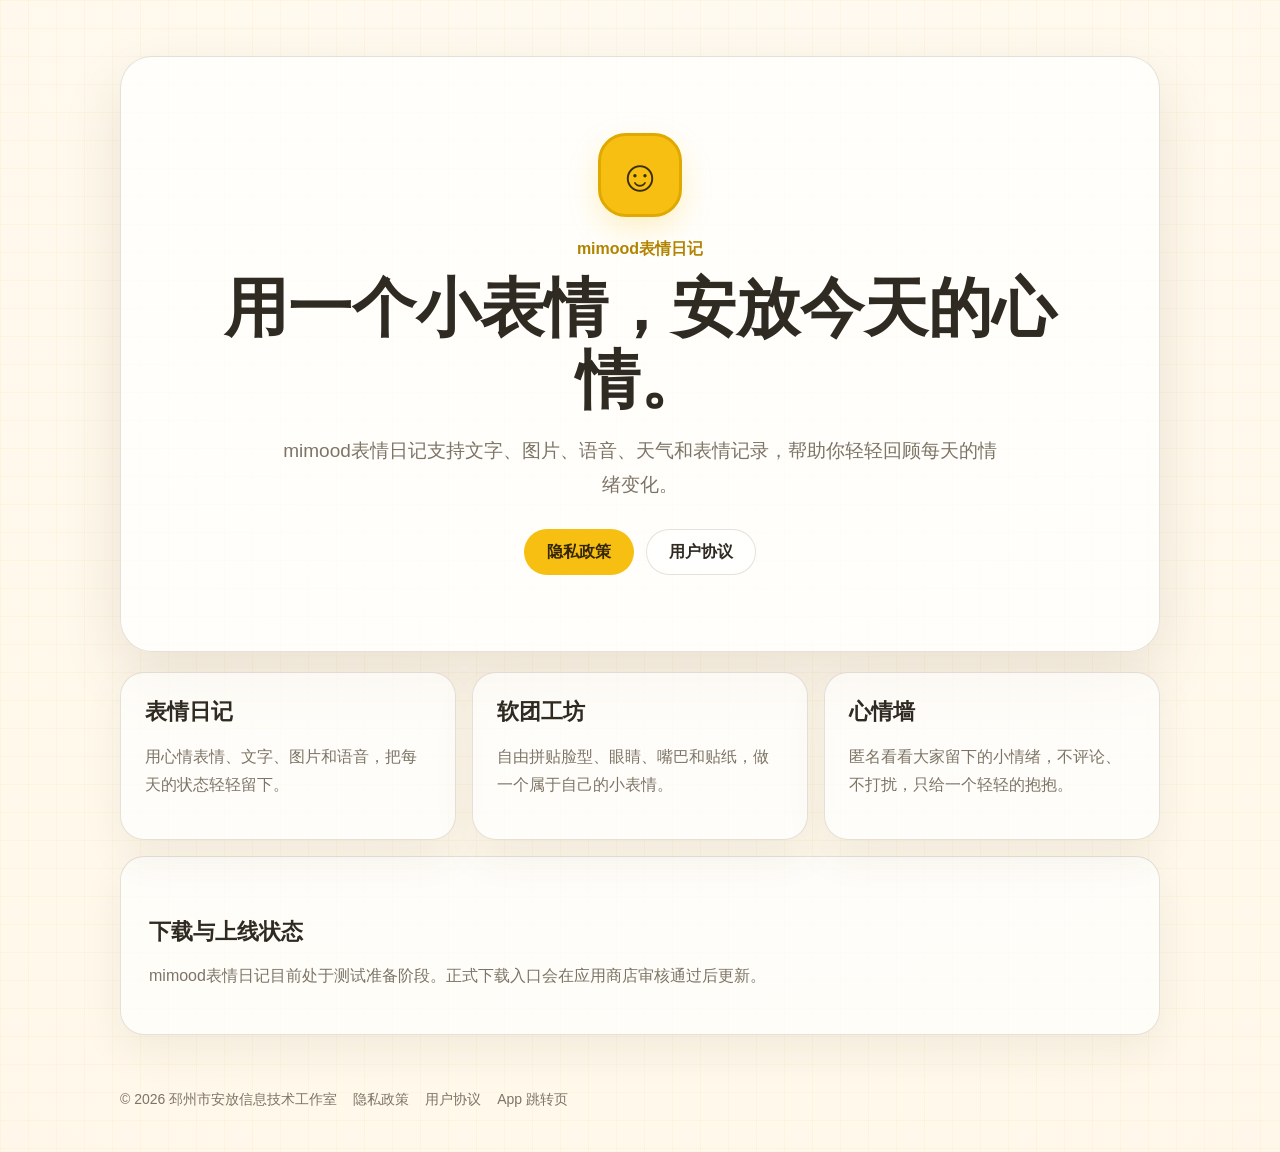
<file: index.html>
<!doctype html>
<html lang="zh-CN">
<head>
  <meta charset="utf-8">
  <meta name="viewport" content="width=device-width, initial-scale=1">
  <title>mimood表情日记</title>
  <meta name="description" content="mimood表情日记是一款用表情记录每天心情的日记工具。">
  <link rel="stylesheet" href="/styles.css">
</head>
<body>
  <main class="page">
    <header class="hero">
      <div class="brand-mark" aria-hidden="true">☺</div>
      <p class="eyebrow">mimood表情日记</p>
      <h1>用一个小表情，安放今天的心情。</h1>
      <p class="lead">
        mimood表情日记支持文字、图片、语音、天气和表情记录，帮助你轻轻回顾每天的情绪变化。
      </p>
      <div class="actions">
        <a class="button primary" href="/privacy">隐私政策</a>
        <a class="button secondary" href="/terms">用户协议</a>
      </div>
    </header>

    <section class="cards" aria-label="功能简介">
      <article class="card">
        <h2>表情日记</h2>
        <p>用心情表情、文字、图片和语音，把每天的状态轻轻留下。</p>
      </article>
      <article class="card">
        <h2>软团工坊</h2>
        <p>自由拼贴脸型、眼睛、嘴巴和贴纸，做一个属于自己的小表情。</p>
      </article>
      <article class="card">
        <h2>心情墙</h2>
        <p>匿名看看大家留下的小情绪，不评论、不打扰，只给一个轻轻的抱抱。</p>
      </article>
    </section>

    <section class="panel">
      <h2>下载与上线状态</h2>
      <p>
        mimood表情日记目前处于测试准备阶段。正式下载入口会在应用商店审核通过后更新。
      </p>
    </section>
  </main>

  <footer class="footer">
    <span>© 2026 邳州市安放信息技术工作室</span>
    <a href="/privacy">隐私政策</a>
    <a href="/terms">用户协议</a>
    <a href="/app/">App 跳转页</a>
  </footer>
</body>
</html>
</file>
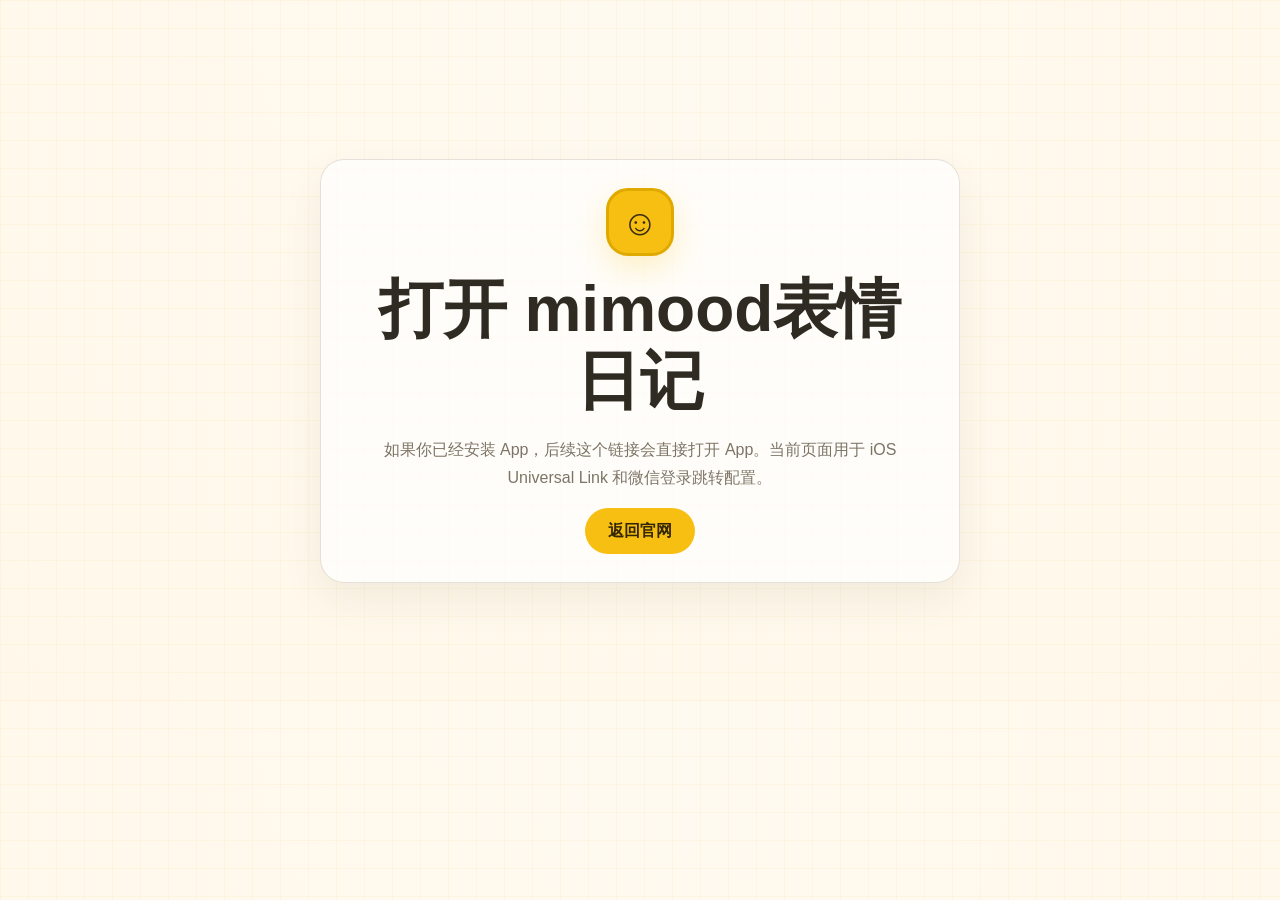
<file: app/index.html>
<!doctype html>
<html lang="zh-CN">
<head>
  <meta charset="utf-8">
  <meta name="viewport" content="width=device-width, initial-scale=1">
  <title>打开 mimood表情日记</title>
  <meta name="description" content="mimood表情日记 App 跳转页">
  <link rel="stylesheet" href="/styles.css">
</head>
<body>
  <main class="page compact">
    <section class="panel centered">
      <div class="brand-mark small" aria-hidden="true">☺</div>
      <h1>打开 mimood表情日记</h1>
      <p>
        如果你已经安装 App，后续这个链接会直接打开 App。当前页面用于 iOS Universal Link 和微信登录跳转配置。
      </p>
      <a class="button primary" href="/">返回官网</a>
    </section>
  </main>
</body>
</html>
</file>
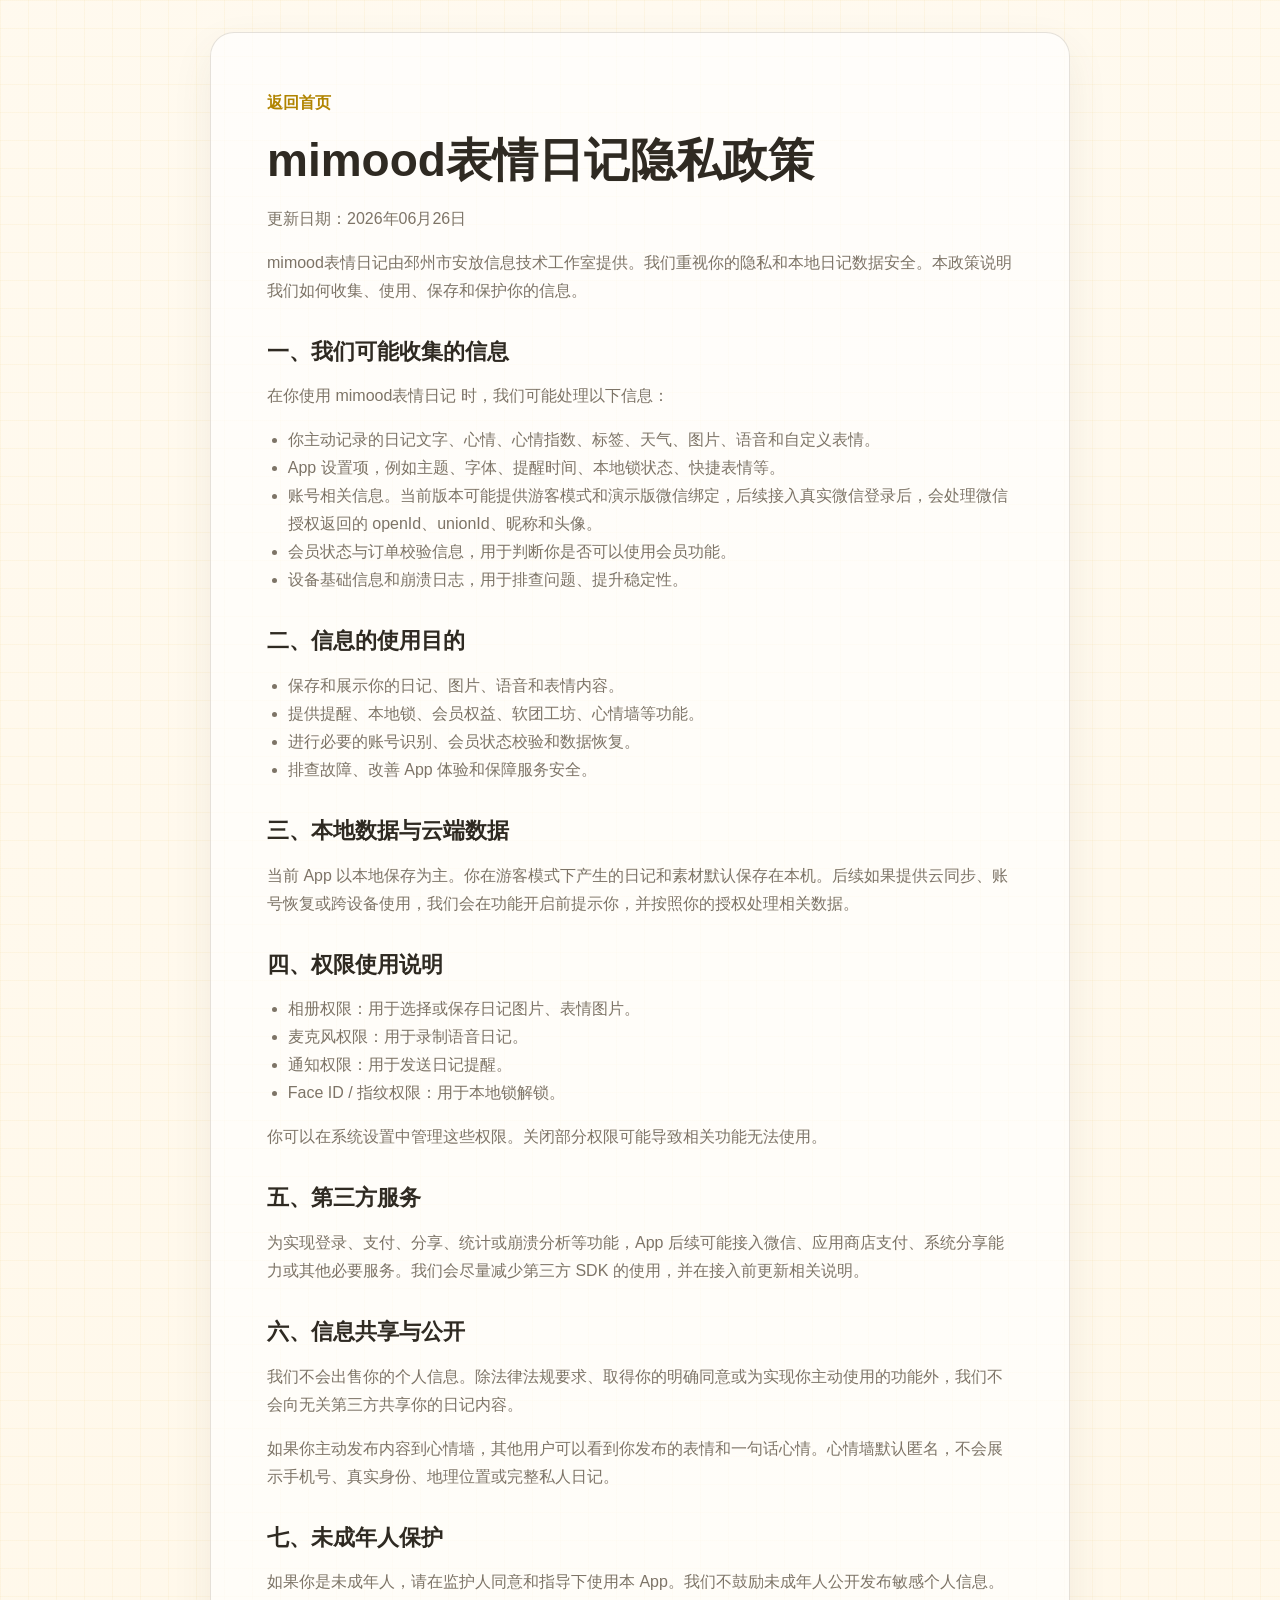
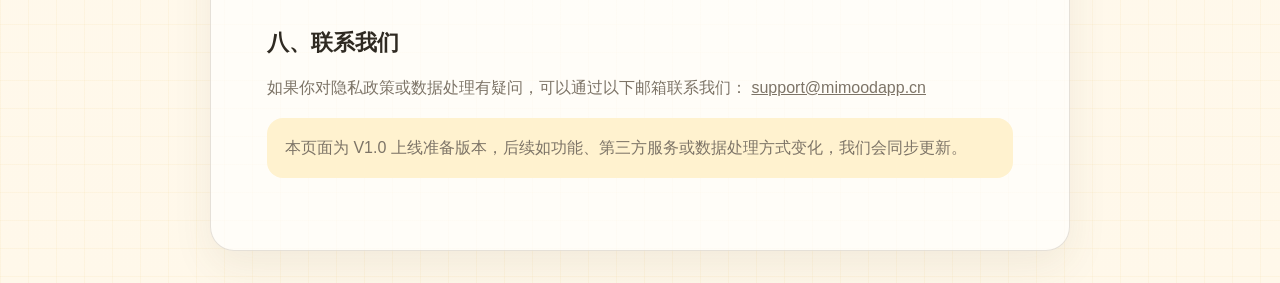
<file: privacy/index.html>
<!doctype html>
<html lang="zh-CN">
<head>
  <meta charset="utf-8">
  <meta name="viewport" content="width=device-width, initial-scale=1">
  <title>mimood表情日记隐私政策</title>
  <meta name="description" content="mimood表情日记隐私政策">
  <link rel="stylesheet" href="/styles.css">
</head>
<body>
  <main class="document">
    <a class="back-link" href="/">返回首页</a>
    <h1>mimood表情日记隐私政策</h1>
    <p class="muted">更新日期：2026年06月26日</p>

    <p>
      mimood表情日记由邳州市安放信息技术工作室提供。我们重视你的隐私和本地日记数据安全。本政策说明我们如何收集、使用、保存和保护你的信息。
    </p>

    <h2>一、我们可能收集的信息</h2>
    <p>在你使用 mimood表情日记 时，我们可能处理以下信息：</p>
    <ul>
      <li>你主动记录的日记文字、心情、心情指数、标签、天气、图片、语音和自定义表情。</li>
      <li>App 设置项，例如主题、字体、提醒时间、本地锁状态、快捷表情等。</li>
      <li>账号相关信息。当前版本可能提供游客模式和演示版微信绑定，后续接入真实微信登录后，会处理微信授权返回的 openId、unionId、昵称和头像。</li>
      <li>会员状态与订单校验信息，用于判断你是否可以使用会员功能。</li>
      <li>设备基础信息和崩溃日志，用于排查问题、提升稳定性。</li>
    </ul>

    <h2>二、信息的使用目的</h2>
    <ul>
      <li>保存和展示你的日记、图片、语音和表情内容。</li>
      <li>提供提醒、本地锁、会员权益、软团工坊、心情墙等功能。</li>
      <li>进行必要的账号识别、会员状态校验和数据恢复。</li>
      <li>排查故障、改善 App 体验和保障服务安全。</li>
    </ul>

    <h2>三、本地数据与云端数据</h2>
    <p>
      当前 App 以本地保存为主。你在游客模式下产生的日记和素材默认保存在本机。后续如果提供云同步、账号恢复或跨设备使用，我们会在功能开启前提示你，并按照你的授权处理相关数据。
    </p>

    <h2>四、权限使用说明</h2>
    <ul>
      <li>相册权限：用于选择或保存日记图片、表情图片。</li>
      <li>麦克风权限：用于录制语音日记。</li>
      <li>通知权限：用于发送日记提醒。</li>
      <li>Face ID / 指纹权限：用于本地锁解锁。</li>
    </ul>
    <p>你可以在系统设置中管理这些权限。关闭部分权限可能导致相关功能无法使用。</p>

    <h2>五、第三方服务</h2>
    <p>
      为实现登录、支付、分享、统计或崩溃分析等功能，App 后续可能接入微信、应用商店支付、系统分享能力或其他必要服务。我们会尽量减少第三方 SDK 的使用，并在接入前更新相关说明。
    </p>

    <h2>六、信息共享与公开</h2>
    <p>
      我们不会出售你的个人信息。除法律法规要求、取得你的明确同意或为实现你主动使用的功能外，我们不会向无关第三方共享你的日记内容。
    </p>
    <p>
      如果你主动发布内容到心情墙，其他用户可以看到你发布的表情和一句话心情。心情墙默认匿名，不会展示手机号、真实身份、地理位置或完整私人日记。
    </p>

    <h2>七、未成年人保护</h2>
    <p>
      如果你是未成年人，请在监护人同意和指导下使用本 App。我们不鼓励未成年人公开发布敏感个人信息。
    </p>

    <h2>八、联系我们</h2>
    <p>
      如果你对隐私政策或数据处理有疑问，可以通过以下邮箱联系我们：
      <a href="mailto:support@mimoodapp.cn">support@mimoodapp.cn</a>
    </p>

    <p class="notice">本页面为 V1.0 上线准备版本，后续如功能、第三方服务或数据处理方式变化，我们会同步更新。</p>
  </main>
</body>
</html>
</file>
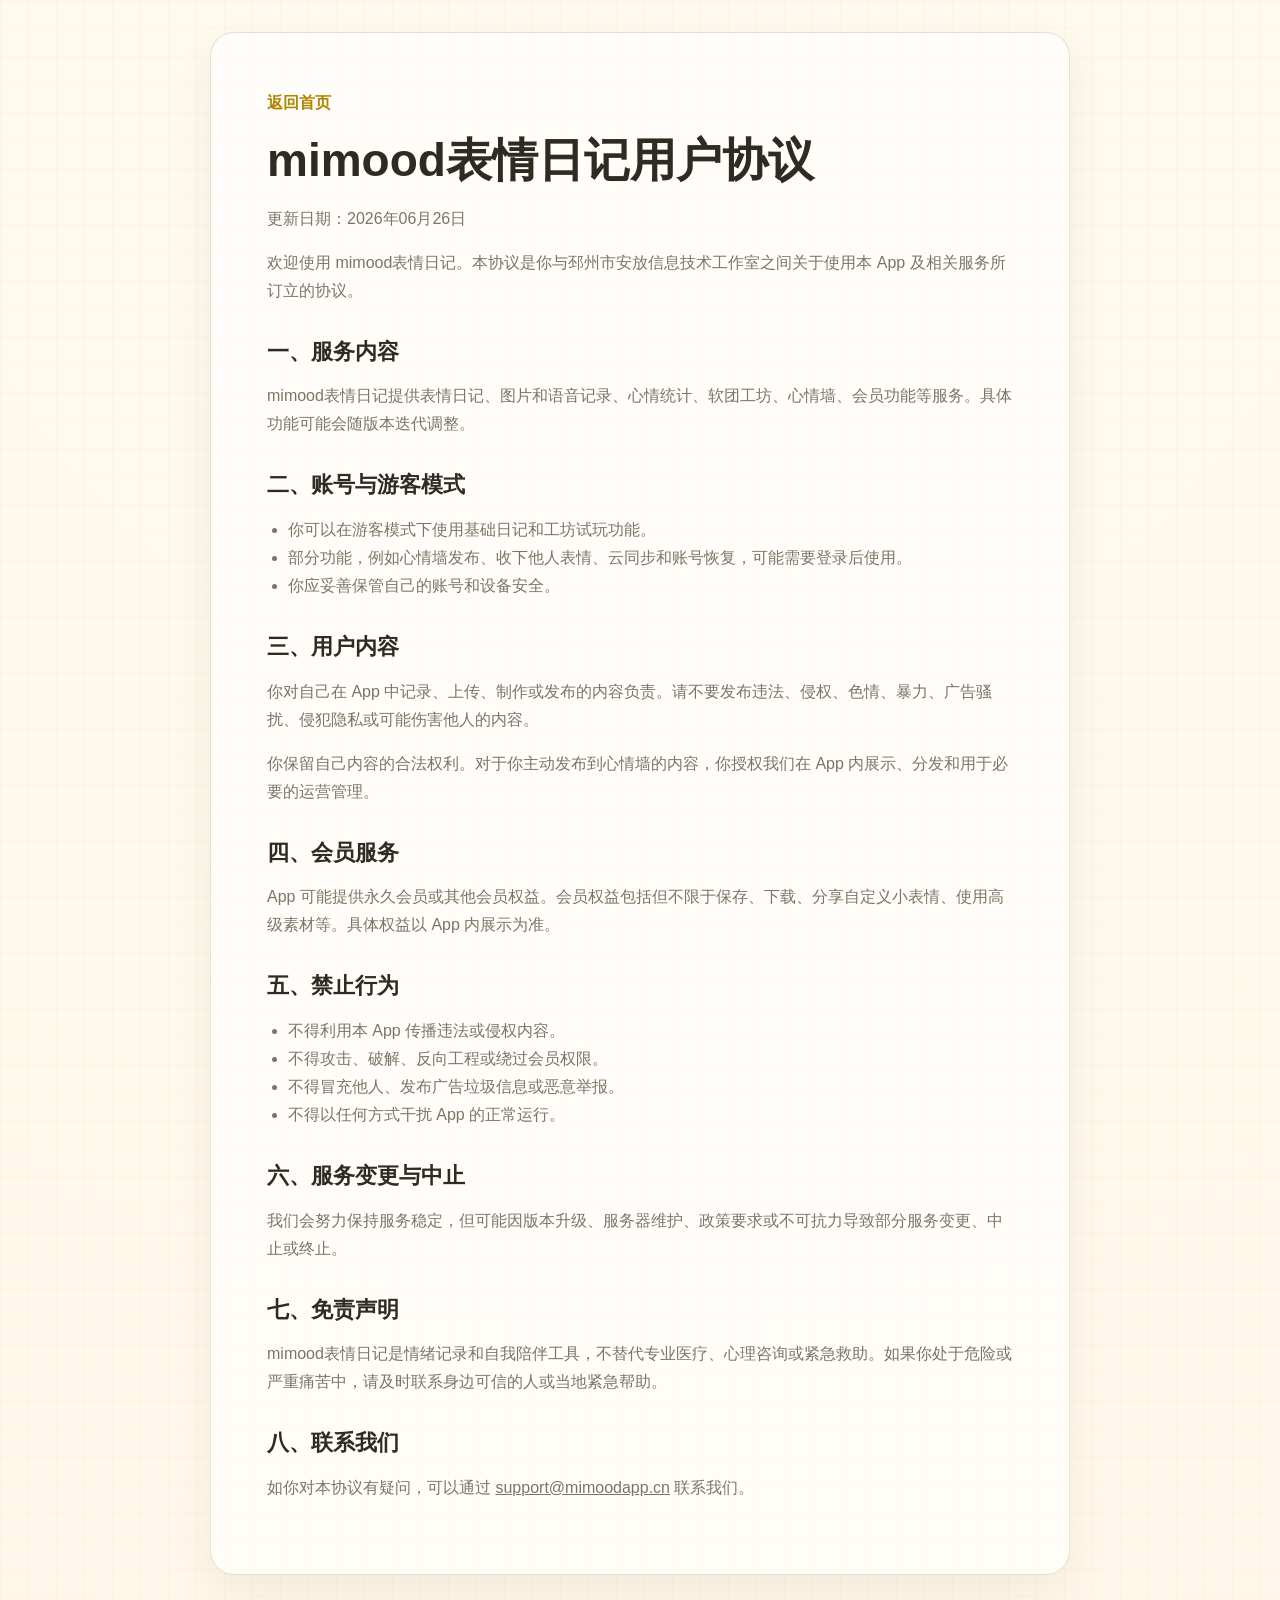
<file: terms/index.html>
<!doctype html>
<html lang="zh-CN">
<head>
  <meta charset="utf-8">
  <meta name="viewport" content="width=device-width, initial-scale=1">
  <title>mimood表情日记用户协议</title>
  <meta name="description" content="mimood表情日记用户协议">
  <link rel="stylesheet" href="/styles.css">
</head>
<body>
  <main class="document">
    <a class="back-link" href="/">返回首页</a>
    <h1>mimood表情日记用户协议</h1>
    <p class="muted">更新日期：2026年06月26日</p>

    <p>
      欢迎使用 mimood表情日记。本协议是你与邳州市安放信息技术工作室之间关于使用本 App 及相关服务所订立的协议。
    </p>

    <h2>一、服务内容</h2>
    <p>
      mimood表情日记提供表情日记、图片和语音记录、心情统计、软团工坊、心情墙、会员功能等服务。具体功能可能会随版本迭代调整。
    </p>

    <h2>二、账号与游客模式</h2>
    <ul>
      <li>你可以在游客模式下使用基础日记和工坊试玩功能。</li>
      <li>部分功能，例如心情墙发布、收下他人表情、云同步和账号恢复，可能需要登录后使用。</li>
      <li>你应妥善保管自己的账号和设备安全。</li>
    </ul>

    <h2>三、用户内容</h2>
    <p>
      你对自己在 App 中记录、上传、制作或发布的内容负责。请不要发布违法、侵权、色情、暴力、广告骚扰、侵犯隐私或可能伤害他人的内容。
    </p>
    <p>
      你保留自己内容的合法权利。对于你主动发布到心情墙的内容，你授权我们在 App 内展示、分发和用于必要的运营管理。
    </p>

    <h2>四、会员服务</h2>
    <p>
      App 可能提供永久会员或其他会员权益。会员权益包括但不限于保存、下载、分享自定义小表情、使用高级素材等。具体权益以 App 内展示为准。
    </p>

    <h2>五、禁止行为</h2>
    <ul>
      <li>不得利用本 App 传播违法或侵权内容。</li>
      <li>不得攻击、破解、反向工程或绕过会员权限。</li>
      <li>不得冒充他人、发布广告垃圾信息或恶意举报。</li>
      <li>不得以任何方式干扰 App 的正常运行。</li>
    </ul>

    <h2>六、服务变更与中止</h2>
    <p>
      我们会努力保持服务稳定，但可能因版本升级、服务器维护、政策要求或不可抗力导致部分服务变更、中止或终止。
    </p>

    <h2>七、免责声明</h2>
    <p>
      mimood表情日记是情绪记录和自我陪伴工具，不替代专业医疗、心理咨询或紧急救助。如果你处于危险或严重痛苦中，请及时联系身边可信的人或当地紧急帮助。
    </p>

    <h2>八、联系我们</h2>
    <p>
      如你对本协议有疑问，可以通过
      <a href="mailto:support@mimoodapp.cn">support@mimoodapp.cn</a>
      联系我们。
    </p>
  </main>
</body>
</html>
</file>
<file: styles.css>
:root {
  color-scheme: light;
  --paper: #fff8ea;
  --paper-strong: #fff2cf;
  --ink: #2f2a22;
  --muted: #7d7467;
  --line: rgba(92, 78, 54, 0.16);
  --yellow: #f6bf12;
  --yellow-soft: #ffe8a3;
  --white: rgba(255, 255, 255, 0.72);
  --shadow: 0 24px 60px rgba(94, 73, 33, 0.13);
}

* {
  box-sizing: border-box;
}

body {
  margin: 0;
  font-family: -apple-system, BlinkMacSystemFont, "PingFang SC", "Microsoft YaHei", "Segoe UI", sans-serif;
  color: var(--ink);
  background:
    linear-gradient(rgba(246, 224, 170, 0.18) 1px, transparent 1px),
    linear-gradient(90deg, rgba(246, 224, 170, 0.18) 1px, transparent 1px),
    radial-gradient(circle at top, #fffaf0, var(--paper));
  background-size: 28px 28px, 28px 28px, auto;
  line-height: 1.75;
}

a {
  color: inherit;
}

.page {
  width: min(1040px, calc(100% - 32px));
  margin: 0 auto;
  padding: 56px 0 32px;
}

.page.compact {
  min-height: 78vh;
  display: grid;
  place-items: center;
}

.hero {
  padding: clamp(32px, 7vw, 76px);
  border: 1px solid var(--line);
  border-radius: 32px;
  background: var(--white);
  box-shadow: var(--shadow);
  text-align: center;
}

.brand-mark {
  width: 84px;
  height: 84px;
  margin: 0 auto 18px;
  display: grid;
  place-items: center;
  border: 3px solid #e0a900;
  border-radius: 28px;
  background: var(--yellow);
  color: #3a2d0a;
  font-size: 44px;
  font-weight: 800;
  box-shadow: 0 12px 30px rgba(246, 191, 18, 0.22);
}

.brand-mark.small {
  width: 68px;
  height: 68px;
  border-radius: 22px;
  font-size: 36px;
}

.eyebrow {
  margin: 0 0 10px;
  color: #b18400;
  font-weight: 700;
}

h1 {
  margin: 0 0 18px;
  font-size: clamp(34px, 6vw, 64px);
  line-height: 1.12;
  letter-spacing: 0;
}

.document h1 {
  font-size: clamp(30px, 5vw, 46px);
}

h2 {
  margin: 32px 0 10px;
  font-size: 22px;
  line-height: 1.35;
}

.lead {
  max-width: 720px;
  margin: 0 auto;
  color: var(--muted);
  font-size: 19px;
}

.actions {
  margin-top: 28px;
  display: flex;
  justify-content: center;
  gap: 12px;
  flex-wrap: wrap;
}

.button {
  display: inline-flex;
  align-items: center;
  justify-content: center;
  min-height: 46px;
  padding: 0 22px;
  border-radius: 999px;
  border: 1px solid var(--line);
  text-decoration: none;
  font-weight: 700;
}

.button.primary {
  border-color: transparent;
  background: var(--yellow);
  color: #352706;
}

.button.secondary {
  background: rgba(255, 255, 255, 0.62);
}

.cards {
  margin-top: 20px;
  display: grid;
  grid-template-columns: repeat(3, 1fr);
  gap: 16px;
}

.card,
.panel,
.document {
  border: 1px solid var(--line);
  border-radius: 24px;
  background: rgba(255, 255, 255, 0.66);
  box-shadow: 0 16px 40px rgba(94, 73, 33, 0.08);
}

.card {
  padding: 24px;
}

.card h2 {
  margin-top: 0;
}

.card p,
.panel p,
.document p,
.document li {
  color: var(--muted);
}

.panel {
  margin-top: 16px;
  padding: 28px;
}

.panel.centered {
  max-width: 640px;
  text-align: center;
}

.document {
  width: min(860px, calc(100% - 32px));
  margin: 32px auto;
  padding: clamp(24px, 6vw, 56px);
}

.document ul {
  padding-left: 1.3em;
}

.muted {
  color: var(--muted);
}

.notice {
  padding: 16px 18px;
  border-radius: 16px;
  background: var(--paper-strong);
}

.back-link {
  display: inline-block;
  margin-bottom: 18px;
  color: #b18400;
  font-weight: 700;
  text-decoration: none;
}

.footer {
  width: min(1040px, calc(100% - 32px));
  margin: 0 auto;
  padding: 20px 0 40px;
  display: flex;
  gap: 16px;
  flex-wrap: wrap;
  color: var(--muted);
  font-size: 14px;
}

.footer a {
  text-decoration: none;
}

@media (max-width: 760px) {
  .page {
    padding-top: 28px;
  }

  .hero {
    border-radius: 26px;
    padding: 30px 22px;
  }

  .cards {
    grid-template-columns: 1fr;
  }

  .card,
  .panel,
  .document {
    border-radius: 20px;
  }

  .lead {
    font-size: 16px;
  }
}
</file>
